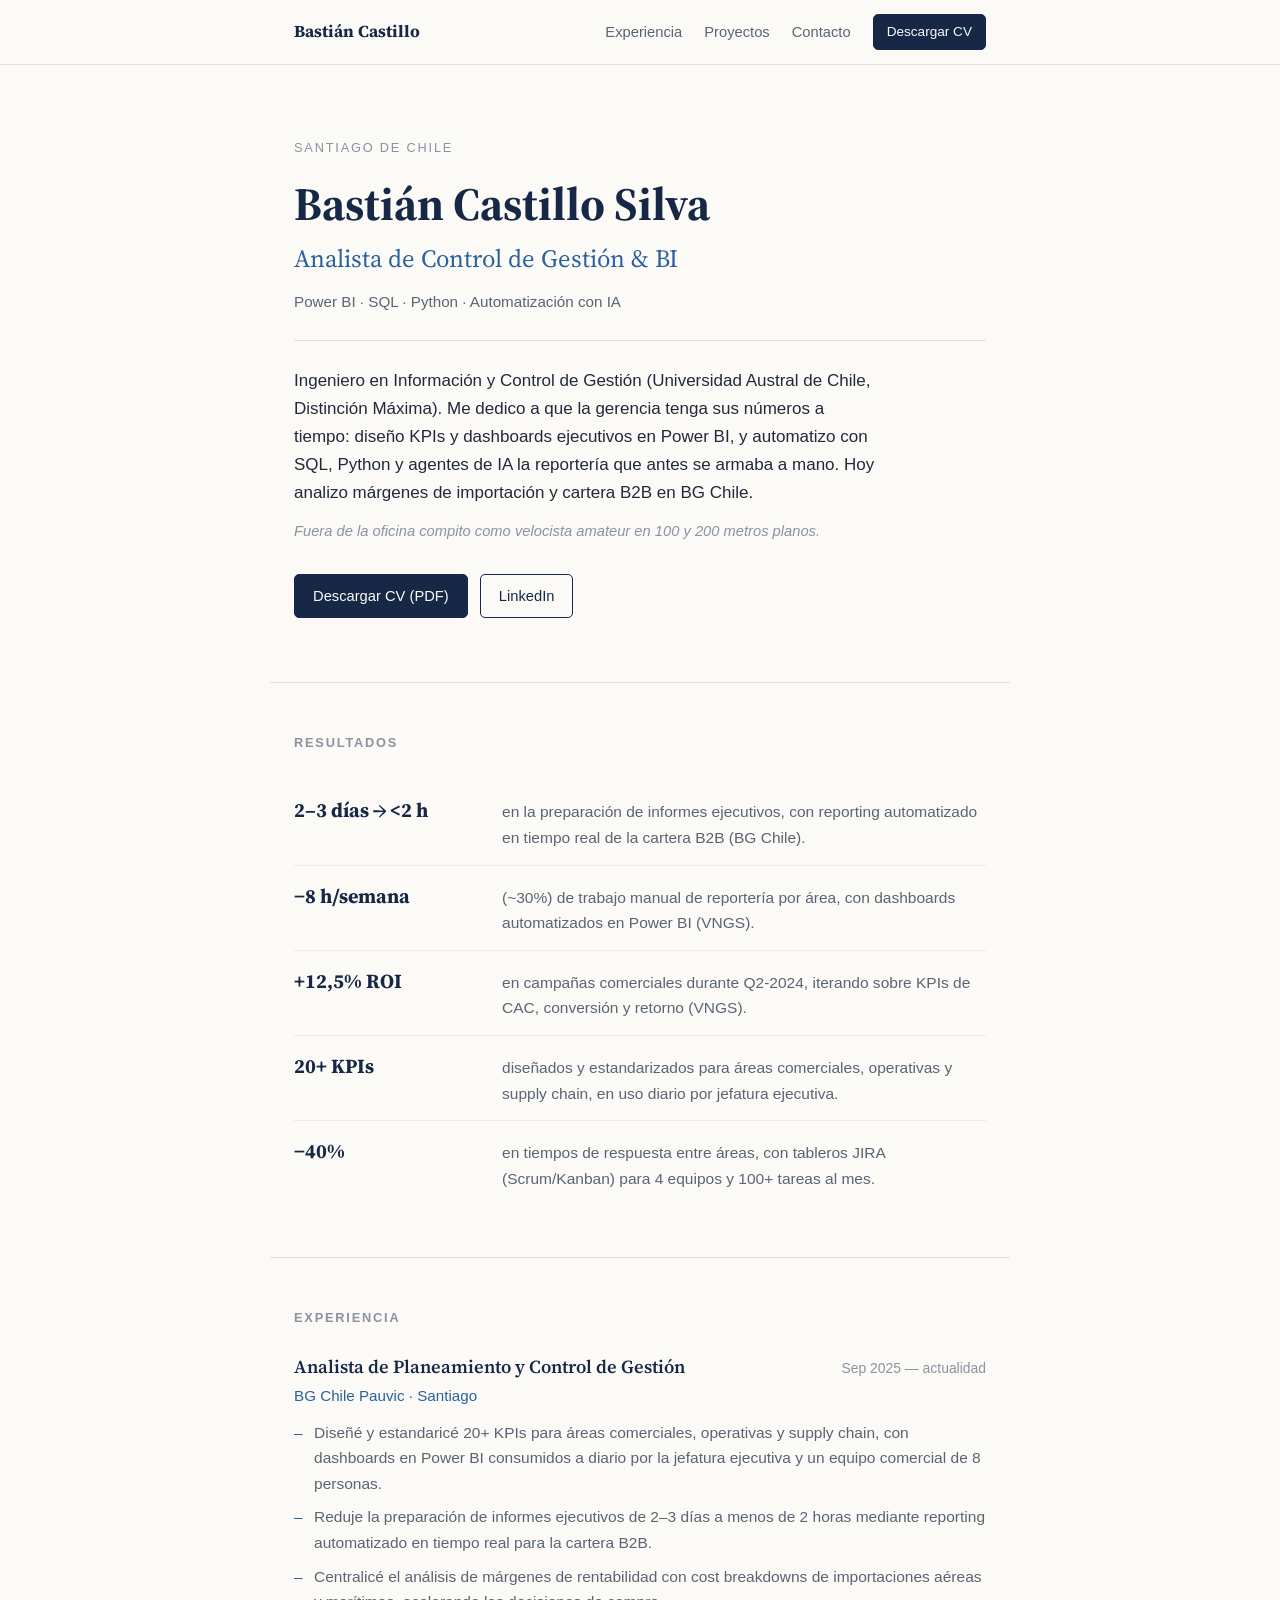
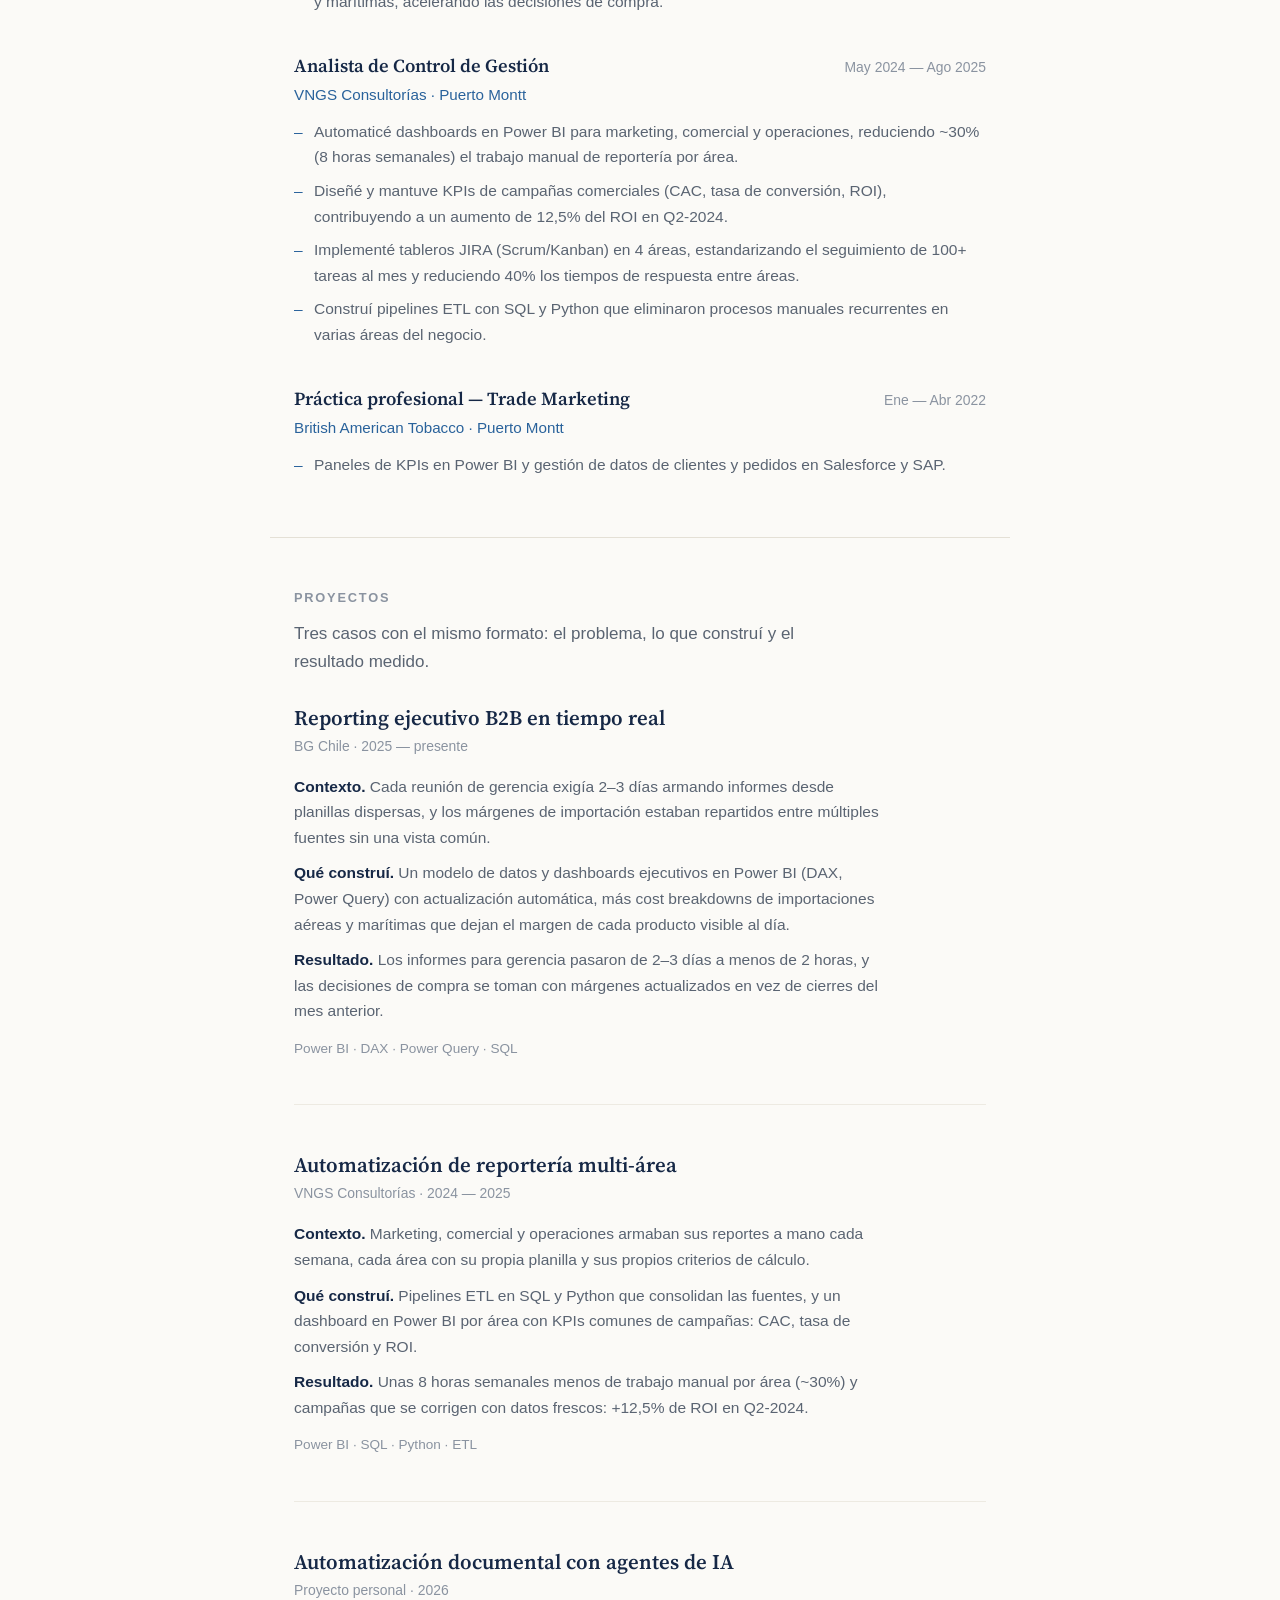
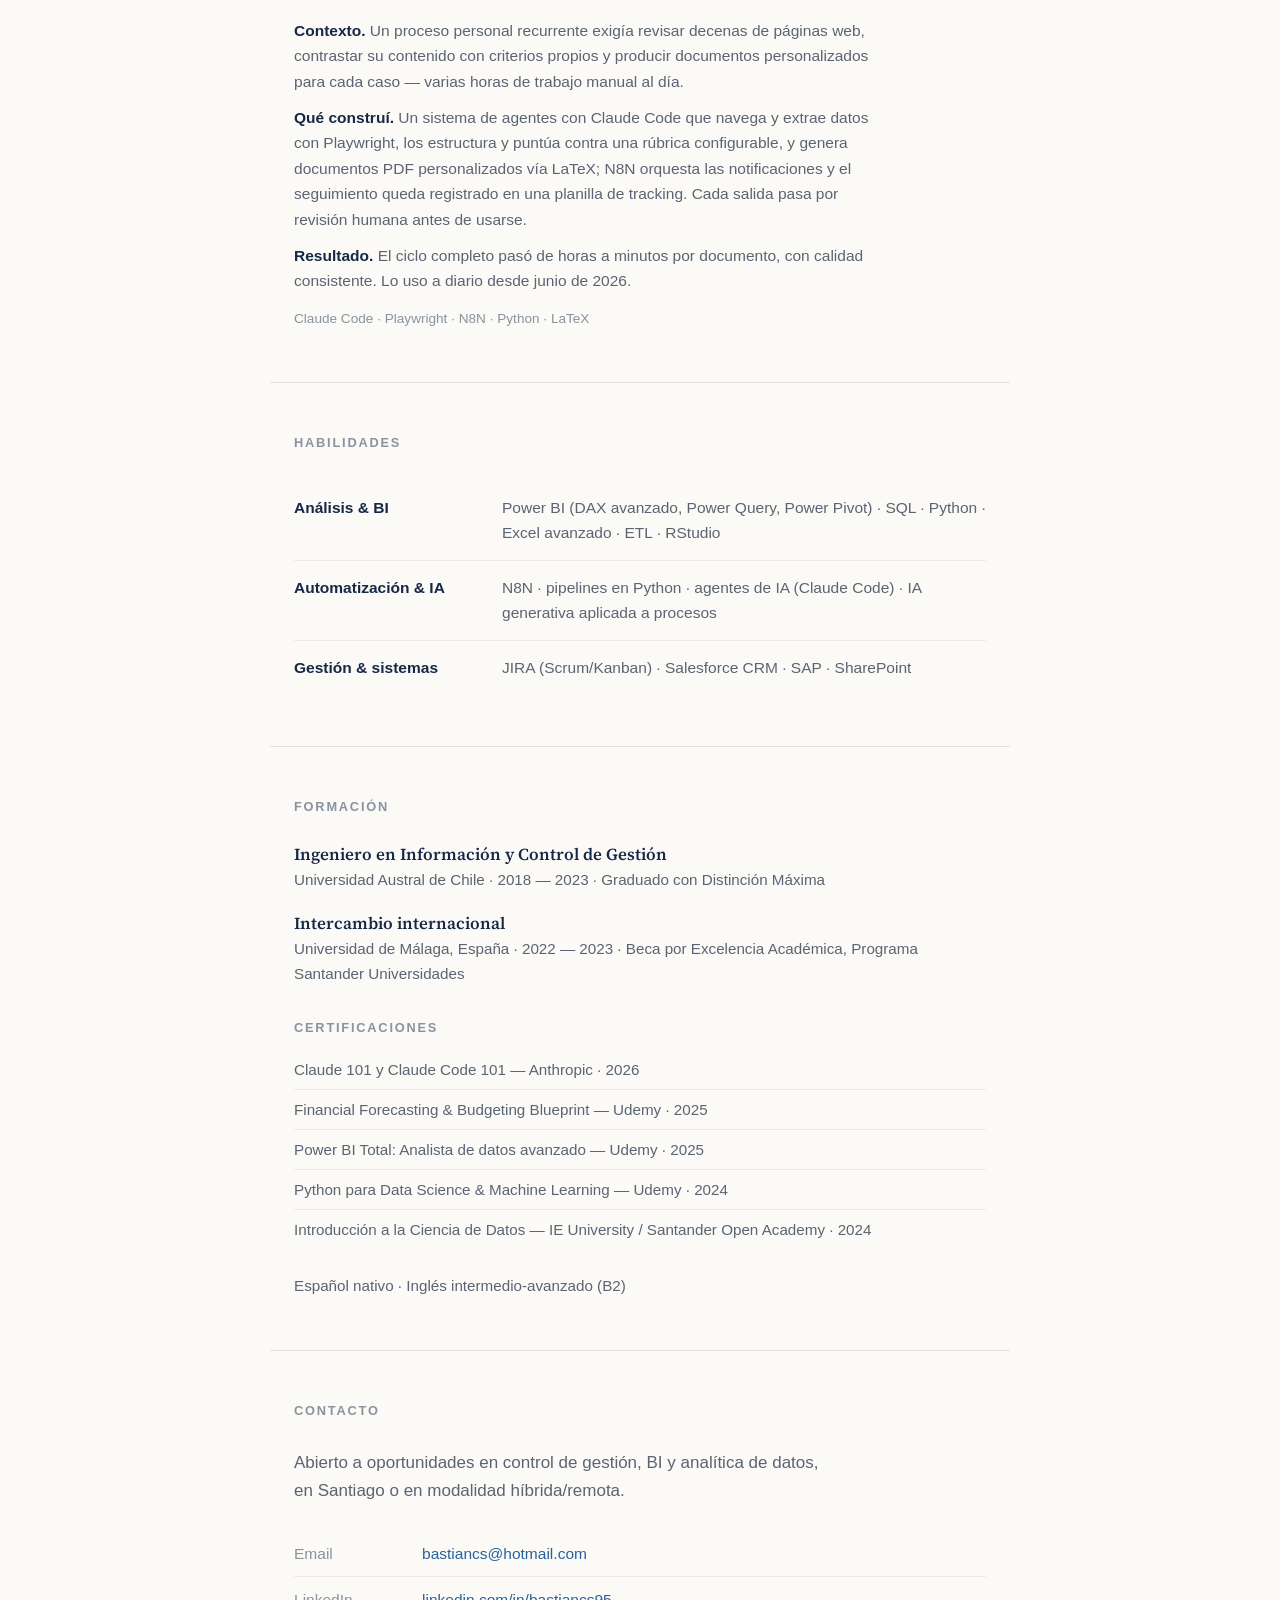
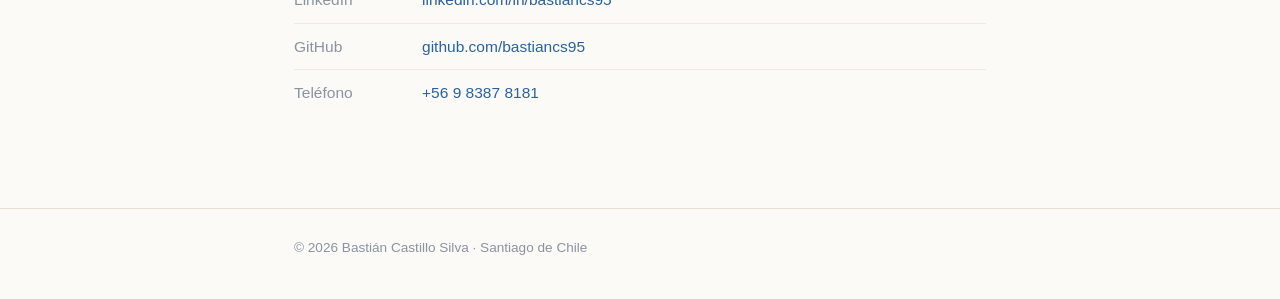
<file: index.html>
<!DOCTYPE html>
<html lang="es">
<head>
    <meta charset="UTF-8">
    <meta name="viewport" content="width=device-width, initial-scale=1.0">
    <title>Bastián Castillo — Analista de Control de Gestión &amp; BI</title>
    <meta name="description" content="Analista de Control de Gestión & BI en Santiago de Chile. Power BI, SQL, Python y automatización con IA. Reduje la preparación de informes ejecutivos de 2-3 días a menos de 2 horas.">
    <meta property="og:title" content="Bastián Castillo — Analista de Control de Gestión & BI">
    <meta property="og:description" content="KPIs, dashboards ejecutivos en Power BI y automatización de reportería con SQL, Python y agentes de IA. Santiago de Chile.">
    <meta property="og:type" content="website">
    <meta property="og:url" content="https://bastiancs95.github.io/">
    <link rel="icon" href="data:image/svg+xml,%3Csvg xmlns='http://www.w3.org/2000/svg' viewBox='0 0 32 32'%3E%3Crect width='32' height='32' rx='6' fill='%23162846'/%3E%3Ctext x='16' y='22' font-family='Georgia,serif' font-size='14' font-weight='bold' fill='%23FBFAF7' text-anchor='middle'%3EBC%3C/text%3E%3C/svg%3E">
    <link rel="preconnect" href="https://fonts.googleapis.com">
    <link rel="preconnect" href="https://fonts.gstatic.com" crossorigin>
    <link href="https://fonts.googleapis.com/css2?family=Source+Serif+4:opsz,wght@8..60,600;8..60,700&display=swap" rel="stylesheet">
    <link rel="stylesheet" href="style.css">
</head>
<body>

<header class="site-head">
    <div class="wrap head-row">
        <a href="#" class="wordmark">Bastián Castillo</a>
        <nav class="head-nav" aria-label="Navegación principal">
            <a href="#experiencia">Experiencia</a>
            <a href="#proyectos">Proyectos</a>
            <a href="#contacto">Contacto</a>
            <a href="cv/CV_Bastian_Castillo.pdf" class="btn btn-small" download>Descargar CV</a>
        </nav>
    </div>
</header>

<main>

    <!-- PRESENTACIÓN -->
    <section class="hero wrap">
        <p class="kicker">Santiago de Chile</p>
        <h1>Bastián Castillo Silva</h1>
        <p class="headline">Analista de Control de Gestión &amp; BI</p>
        <p class="stack-line">Power BI · SQL · Python · Automatización con IA</p>
        <p class="lede">
            Ingeniero en Información y Control de Gestión (Universidad Austral de Chile,
            Distinción Máxima). Me dedico a que la gerencia tenga sus números a tiempo:
            diseño KPIs y dashboards ejecutivos en Power BI, y automatizo con SQL, Python
            y agentes de IA la reportería que antes se armaba a mano. Hoy analizo márgenes
            de importación y cartera B2B en BG Chile.
        </p>
        <p class="lede-aside">Fuera de la oficina compito como velocista amateur en 100 y 200 metros planos.</p>
        <div class="cta-row">
            <a href="cv/CV_Bastian_Castillo.pdf" class="btn btn-primary" download>Descargar CV (PDF)</a>
            <a href="https://www.linkedin.com/in/bastiancs95/" class="btn btn-ghost" target="_blank" rel="noopener">LinkedIn</a>
        </div>
    </section>

    <!-- RESULTADOS -->
    <section class="section wrap" id="resultados">
        <h2 class="sec-label">Resultados</h2>
        <ul class="results">
            <li>
                <span class="r-num">2–3 días&nbsp;→&nbsp;&lt;2 h</span>
                <span class="r-desc">en la preparación de informes ejecutivos, con reporting automatizado en tiempo real de la cartera B2B (BG Chile).</span>
            </li>
            <li>
                <span class="r-num">−8 h/semana</span>
                <span class="r-desc">(~30%) de trabajo manual de reportería por área, con dashboards automatizados en Power BI (VNGS).</span>
            </li>
            <li>
                <span class="r-num">+12,5% ROI</span>
                <span class="r-desc">en campañas comerciales durante Q2-2024, iterando sobre KPIs de CAC, conversión y retorno (VNGS).</span>
            </li>
            <li>
                <span class="r-num">20+ KPIs</span>
                <span class="r-desc">diseñados y estandarizados para áreas comerciales, operativas y supply chain, en uso diario por jefatura ejecutiva.</span>
            </li>
            <li>
                <span class="r-num">−40%</span>
                <span class="r-desc">en tiempos de respuesta entre áreas, con tableros JIRA (Scrum/Kanban) para 4 equipos y 100+ tareas al mes.</span>
            </li>
        </ul>
    </section>

    <!-- EXPERIENCIA -->
    <section class="section wrap" id="experiencia">
        <h2 class="sec-label">Experiencia</h2>

        <article class="job">
            <div class="job-head">
                <h3>Analista de Planeamiento y Control de Gestión</h3>
                <span class="job-period">Sep 2025 — actualidad</span>
            </div>
            <p class="job-org">BG Chile Pauvic · Santiago</p>
            <ul class="job-bullets">
                <li>Diseñé y estandaricé 20+ KPIs para áreas comerciales, operativas y supply chain, con dashboards en Power BI consumidos a diario por la jefatura ejecutiva y un equipo comercial de 8 personas.</li>
                <li>Reduje la preparación de informes ejecutivos de 2–3 días a menos de 2 horas mediante reporting automatizado en tiempo real para la cartera B2B.</li>
                <li>Centralicé el análisis de márgenes de rentabilidad con cost breakdowns de importaciones aéreas y marítimas, acelerando las decisiones de compra.</li>
            </ul>
        </article>

        <article class="job">
            <div class="job-head">
                <h3>Analista de Control de Gestión</h3>
                <span class="job-period">May 2024 — Ago 2025</span>
            </div>
            <p class="job-org">VNGS Consultorías · Puerto Montt</p>
            <ul class="job-bullets">
                <li>Automaticé dashboards en Power BI para marketing, comercial y operaciones, reduciendo ~30% (8 horas semanales) el trabajo manual de reportería por área.</li>
                <li>Diseñé y mantuve KPIs de campañas comerciales (CAC, tasa de conversión, ROI), contribuyendo a un aumento de 12,5% del ROI en Q2-2024.</li>
                <li>Implementé tableros JIRA (Scrum/Kanban) en 4 áreas, estandarizando el seguimiento de 100+ tareas al mes y reduciendo 40% los tiempos de respuesta entre áreas.</li>
                <li>Construí pipelines ETL con SQL y Python que eliminaron procesos manuales recurrentes en varias áreas del negocio.</li>
            </ul>
        </article>

        <article class="job">
            <div class="job-head">
                <h3>Práctica profesional — Trade Marketing</h3>
                <span class="job-period">Ene — Abr 2022</span>
            </div>
            <p class="job-org">British American Tobacco · Puerto Montt</p>
            <ul class="job-bullets">
                <li>Paneles de KPIs en Power BI y gestión de datos de clientes y pedidos en Salesforce y SAP.</li>
            </ul>
        </article>
    </section>

    <!-- PROYECTOS / CASOS -->
    <section class="section wrap" id="proyectos">
        <h2 class="sec-label">Proyectos</h2>
        <p class="sec-intro">Tres casos con el mismo formato: el problema, lo que construí y el resultado medido.</p>

        <article class="case">
            <h3>Reporting ejecutivo B2B en tiempo real</h3>
            <p class="case-meta">BG Chile · 2025 — presente</p>
            <p><strong>Contexto.</strong> Cada reunión de gerencia exigía 2–3 días armando informes desde planillas dispersas, y los márgenes de importación estaban repartidos entre múltiples fuentes sin una vista común.</p>
            <p><strong>Qué construí.</strong> Un modelo de datos y dashboards ejecutivos en Power BI (DAX, Power Query) con actualización automática, más cost breakdowns de importaciones aéreas y marítimas que dejan el margen de cada producto visible al día.</p>
            <p><strong>Resultado.</strong> Los informes para gerencia pasaron de 2–3 días a menos de 2 horas, y las decisiones de compra se toman con márgenes actualizados en vez de cierres del mes anterior.</p>
            <!-- Espacio reservado: captura anonimizada del dashboard (sugerido 1200×675, <img class="case-img">) -->
            <p class="case-stack">Power BI · DAX · Power Query · SQL</p>
        </article>

        <article class="case">
            <h3>Automatización de reportería multi-área</h3>
            <p class="case-meta">VNGS Consultorías · 2024 — 2025</p>
            <p><strong>Contexto.</strong> Marketing, comercial y operaciones armaban sus reportes a mano cada semana, cada área con su propia planilla y sus propios criterios de cálculo.</p>
            <p><strong>Qué construí.</strong> Pipelines ETL en SQL y Python que consolidan las fuentes, y un dashboard en Power BI por área con KPIs comunes de campañas: CAC, tasa de conversión y ROI.</p>
            <p><strong>Resultado.</strong> Unas 8 horas semanales menos de trabajo manual por área (~30%) y campañas que se corrigen con datos frescos: +12,5% de ROI en Q2-2024.</p>
            <!-- Espacio reservado: captura anonimizada del dashboard (sugerido 1200×675, <img class="case-img">) -->
            <p class="case-stack">Power BI · SQL · Python · ETL</p>
        </article>

        <article class="case">
            <h3>Automatización documental con agentes de IA</h3>
            <p class="case-meta">Proyecto personal · 2026</p>
            <p><strong>Contexto.</strong> Un proceso personal recurrente exigía revisar decenas de páginas web, contrastar su contenido con criterios propios y producir documentos personalizados para cada caso — varias horas de trabajo manual al día.</p>
            <p><strong>Qué construí.</strong> Un sistema de agentes con Claude Code que navega y extrae datos con Playwright, los estructura y puntúa contra una rúbrica configurable, y genera documentos PDF personalizados vía LaTeX; N8N orquesta las notificaciones y el seguimiento queda registrado en una planilla de tracking. Cada salida pasa por revisión humana antes de usarse.</p>
            <p><strong>Resultado.</strong> El ciclo completo pasó de horas a minutos por documento, con calidad consistente. Lo uso a diario desde junio de 2026.</p>
            <!-- Espacio reservado: diagrama del flujo (sugerido 1200×675, <img class="case-img">) -->
            <p class="case-stack">Claude Code · Playwright · N8N · Python · LaTeX</p>
        </article>
    </section>

    <!-- HABILIDADES -->
    <section class="section wrap" id="habilidades">
        <h2 class="sec-label">Habilidades</h2>
        <dl class="skills">
            <div class="skill-row">
                <dt>Análisis &amp; BI</dt>
                <dd>Power BI (DAX avanzado, Power Query, Power Pivot) · SQL · Python · Excel avanzado · ETL · RStudio</dd>
            </div>
            <div class="skill-row">
                <dt>Automatización &amp; IA</dt>
                <dd>N8N · pipelines en Python · agentes de IA (Claude Code) · IA generativa aplicada a procesos</dd>
            </div>
            <div class="skill-row">
                <dt>Gestión &amp; sistemas</dt>
                <dd>JIRA (Scrum/Kanban) · Salesforce CRM · SAP · SharePoint</dd>
            </div>
        </dl>
    </section>

    <!-- FORMACIÓN -->
    <section class="section wrap" id="formacion">
        <h2 class="sec-label">Formación</h2>

        <div class="edu">
            <div class="edu-item">
                <h3>Ingeniero en Información y Control de Gestión</h3>
                <p>Universidad Austral de Chile · 2018 — 2023 · Graduado con Distinción Máxima</p>
            </div>
            <div class="edu-item">
                <h3>Intercambio internacional</h3>
                <p>Universidad de Málaga, España · 2022 — 2023 · Beca por Excelencia Académica, Programa Santander Universidades</p>
            </div>
        </div>

        <h3 class="sub-label">Certificaciones</h3>
        <ul class="certs">
            <li>Claude 101 y Claude Code 101 — Anthropic · 2026</li>
            <li>Financial Forecasting &amp; Budgeting Blueprint — Udemy · 2025</li>
            <li>Power BI Total: Analista de datos avanzado — Udemy · 2025</li>
            <li>Python para Data Science &amp; Machine Learning — Udemy · 2024</li>
            <li>Introducción a la Ciencia de Datos — IE University / Santander Open Academy · 2024</li>
        </ul>

        <p class="langs">Español nativo · Inglés intermedio-avanzado (B2)</p>
    </section>

    <!-- CONTACTO -->
    <section class="section wrap" id="contacto">
        <h2 class="sec-label">Contacto</h2>
        <p class="contact-lede">
            Abierto a oportunidades en control de gestión, BI y analítica de datos,
            en Santiago o en modalidad híbrida/remota.
        </p>
        <ul class="contact-list">
            <li><span>Email</span><a href="mailto:bastiancs@hotmail.com">bastiancs@hotmail.com</a></li>
            <li><span>LinkedIn</span><a href="https://www.linkedin.com/in/bastiancs95/" target="_blank" rel="noopener">linkedin.com/in/bastiancs95</a></li>
            <li><span>GitHub</span><a href="https://github.com/bastiancs95" target="_blank" rel="noopener">github.com/bastiancs95</a></li>
            <li><span>Teléfono</span><a href="tel:+56983878181">+56 9 8387 8181</a></li>
        </ul>
    </section>

</main>

<footer class="site-foot">
    <div class="wrap">
        <p>© 2026 Bastián Castillo Silva · Santiago de Chile</p>
    </div>
</footer>

</body>
</html>
</file>
<file: style.css>
/* ============================================================
   Bastián Castillo — portafolio
   Editorial claro: serif en títulos, un acento, sin adornos.
   ============================================================ */

:root {
    --bg: #FBFAF7;
    --ink: #22293A;
    --ink-soft: #5A6472;
    --ink-faint: #8A93A0;
    --heading: #162846;
    --accent: #29629B;
    --line: #E4E0D6;
    --line-soft: #EDEAE2;
    --serif: 'Source Serif 4', 'Iowan Old Style', Georgia, serif;
    --sans: -apple-system, BlinkMacSystemFont, 'Segoe UI', Roboto, 'Helvetica Neue', Arial, sans-serif;
}

*, *::before, *::after { margin: 0; padding: 0; box-sizing: border-box; }

html { scroll-behavior: smooth; }

body {
    font-family: var(--sans);
    background: var(--bg);
    color: var(--ink);
    font-size: 17px;
    line-height: 1.65;
    -webkit-font-smoothing: antialiased;
}

::selection { background: #D9E5F1; }

a { color: var(--accent); text-decoration: none; }
a:hover { text-decoration: underline; text-underline-offset: 3px; }

h1, h2, h3 {
    font-family: var(--serif);
    color: var(--heading);
    font-weight: 600;
    line-height: 1.2;
    text-wrap: balance;
}

.wrap {
    max-width: 740px;
    margin: 0 auto;
    padding-left: 24px;
    padding-right: 24px;
}

/* ===== Header ===== */
.site-head {
    border-bottom: 1px solid var(--line);
    background: rgba(251, 250, 247, 0.92);
    backdrop-filter: blur(6px);
    position: sticky;
    top: 0;
    z-index: 10;
}

.head-row {
    display: flex;
    align-items: center;
    justify-content: space-between;
    padding-top: 14px;
    padding-bottom: 14px;
}

.wordmark {
    font-family: var(--serif);
    font-weight: 700;
    font-size: 1.05rem;
    color: var(--heading);
}
.wordmark:hover { text-decoration: none; }

.head-nav {
    display: flex;
    align-items: center;
    gap: 22px;
}

.head-nav a:not(.btn) {
    color: var(--ink-soft);
    font-size: 0.92rem;
}
.head-nav a:not(.btn):hover { color: var(--heading); text-decoration: none; }

/* ===== Botones ===== */
.btn {
    display: inline-block;
    border: 1px solid var(--heading);
    border-radius: 5px;
    padding: 9px 18px;
    font-size: 0.92rem;
    font-weight: 500;
    transition: background-color 0.15s ease, color 0.15s ease;
}
.btn:hover { text-decoration: none; }

.btn-primary {
    background: var(--heading);
    color: #FBFAF7;
}
.btn-primary:hover { background: #23385E; border-color: #23385E; }

.btn-ghost { color: var(--heading); }
.btn-ghost:hover { background: #F1EEE6; }

.btn-small {
    padding: 6px 13px;
    font-size: 0.85rem;
    background: var(--heading);
    color: #FBFAF7;
}
.btn-small:hover { background: #23385E; }

/* ===== Hero ===== */
.hero {
    padding-top: 72px;
    padding-bottom: 64px;
}

.kicker {
    font-size: 0.8rem;
    text-transform: uppercase;
    letter-spacing: 0.14em;
    color: var(--ink-faint);
    margin-bottom: 18px;
}

.hero h1 {
    font-size: clamp(2.1rem, 5.5vw, 2.9rem);
    font-weight: 700;
}

.headline {
    font-family: var(--serif);
    font-size: clamp(1.25rem, 3.4vw, 1.55rem);
    color: var(--accent);
    margin-top: 6px;
}

.stack-line {
    font-size: 0.95rem;
    color: var(--ink-soft);
    margin-top: 10px;
    padding-bottom: 26px;
    border-bottom: 1px solid var(--line);
}

.lede {
    margin-top: 26px;
    max-width: 62ch;
}

.lede-aside {
    margin-top: 12px;
    font-size: 0.92rem;
    color: var(--ink-faint);
    font-style: italic;
}

.cta-row {
    display: flex;
    flex-wrap: wrap;
    gap: 12px;
    margin-top: 30px;
}

/* ===== Secciones ===== */
.section {
    padding-top: 52px;
    padding-bottom: 52px;
    border-top: 1px solid var(--line);
}

.sec-label {
    font-family: var(--sans);
    font-size: 0.8rem;
    font-weight: 600;
    text-transform: uppercase;
    letter-spacing: 0.14em;
    color: var(--ink-faint);
    margin-bottom: 30px;
}

.sec-intro {
    color: var(--ink-soft);
    margin: -16px 0 30px;
    max-width: 60ch;
}

/* ===== Resultados ===== */
.results { list-style: none; }

.results li {
    display: grid;
    grid-template-columns: 190px 1fr;
    gap: 18px;
    padding: 14px 0;
    border-bottom: 1px solid var(--line-soft);
    align-items: baseline;
}
.results li:last-child { border-bottom: none; }

.r-num {
    font-family: var(--serif);
    font-size: 1.25rem;
    font-weight: 700;
    color: var(--heading);
    font-variant-numeric: tabular-nums;
}

.r-desc { color: var(--ink-soft); font-size: 0.97rem; }

/* ===== Experiencia ===== */
.job { margin-bottom: 40px; }
.job:last-child { margin-bottom: 0; }

.job-head {
    display: flex;
    justify-content: space-between;
    align-items: baseline;
    gap: 16px;
    flex-wrap: wrap;
}

.job-head h3 { font-size: 1.15rem; }

.job-period {
    font-size: 0.87rem;
    color: var(--ink-faint);
    white-space: nowrap;
}

.job-org {
    color: var(--accent);
    font-size: 0.95rem;
    margin: 3px 0 12px;
}

.job-bullets {
    list-style: none;
}

.job-bullets li {
    position: relative;
    padding-left: 20px;
    margin-bottom: 8px;
    color: var(--ink-soft);
    font-size: 0.97rem;
}

.job-bullets li::before {
    content: '–';
    position: absolute;
    left: 0;
    color: var(--accent);
}

/* ===== Proyectos / casos ===== */
.case {
    margin-bottom: 48px;
    padding-bottom: 44px;
    border-bottom: 1px solid var(--line-soft);
}
.case:last-child { margin-bottom: 0; padding-bottom: 0; border-bottom: none; }

.case h3 { font-size: 1.3rem; }

.case-meta {
    font-size: 0.87rem;
    color: var(--ink-faint);
    margin: 4px 0 16px;
}

.case p:not(.case-meta):not(.case-stack) {
    color: var(--ink-soft);
    font-size: 0.97rem;
    margin-bottom: 10px;
    max-width: 68ch;
}

.case strong { color: var(--heading); font-weight: 600; }

.case-img {
    width: 100%;
    border: 1px solid var(--line);
    border-radius: 6px;
    margin: 14px 0;
}

.case-stack {
    font-size: 0.85rem;
    color: var(--ink-faint);
    margin-top: 14px;
}

/* ===== Habilidades ===== */
.skills { }

.skill-row {
    display: grid;
    grid-template-columns: 190px 1fr;
    gap: 18px;
    padding: 14px 0;
    border-bottom: 1px solid var(--line-soft);
}
.skill-row:last-child { border-bottom: none; }

.skill-row dt {
    font-weight: 600;
    color: var(--heading);
    font-size: 0.97rem;
}

.skill-row dd { color: var(--ink-soft); font-size: 0.97rem; }

/* ===== Formación ===== */
.edu-item { margin-bottom: 22px; }
.edu-item h3 { font-size: 1.05rem; }
.edu-item p { color: var(--ink-soft); font-size: 0.95rem; margin-top: 2px; }

.sub-label {
    font-family: var(--sans);
    font-size: 0.8rem;
    font-weight: 600;
    text-transform: uppercase;
    letter-spacing: 0.14em;
    color: var(--ink-faint);
    margin: 34px 0 14px;
}

.certs { list-style: none; }

.certs li {
    padding: 7px 0;
    border-bottom: 1px solid var(--line-soft);
    color: var(--ink-soft);
    font-size: 0.95rem;
}
.certs li:last-child { border-bottom: none; }

.langs {
    margin-top: 24px;
    font-size: 0.95rem;
    color: var(--ink-soft);
}

/* ===== Contacto ===== */
.contact-lede {
    max-width: 56ch;
    margin-bottom: 26px;
    color: var(--ink-soft);
}

.contact-list { list-style: none; }

.contact-list li {
    display: grid;
    grid-template-columns: 110px 1fr;
    gap: 18px;
    padding: 10px 0;
    border-bottom: 1px solid var(--line-soft);
    font-size: 0.97rem;
}
.contact-list li:last-child { border-bottom: none; }

.contact-list span { color: var(--ink-faint); }

/* ===== Footer ===== */
.site-foot {
    border-top: 1px solid var(--line);
    padding: 28px 0 40px;
    margin-top: 40px;
}

.site-foot p {
    font-size: 0.85rem;
    color: var(--ink-faint);
}

/* ===== Responsive ===== */
@media (max-width: 640px) {
    body { font-size: 16px; }

    .head-nav a:not(.btn) { display: none; }

    .hero { padding-top: 48px; padding-bottom: 48px; }

    .results li,
    .skill-row {
        grid-template-columns: 1fr;
        gap: 4px;
    }

    .contact-list li {
        grid-template-columns: 90px 1fr;
        gap: 10px;
    }

    .job-head { flex-direction: column; gap: 2px; }
}

@media (prefers-reduced-motion: reduce) {
    html { scroll-behavior: auto; }
    * { transition: none !important; }
}
</file>
